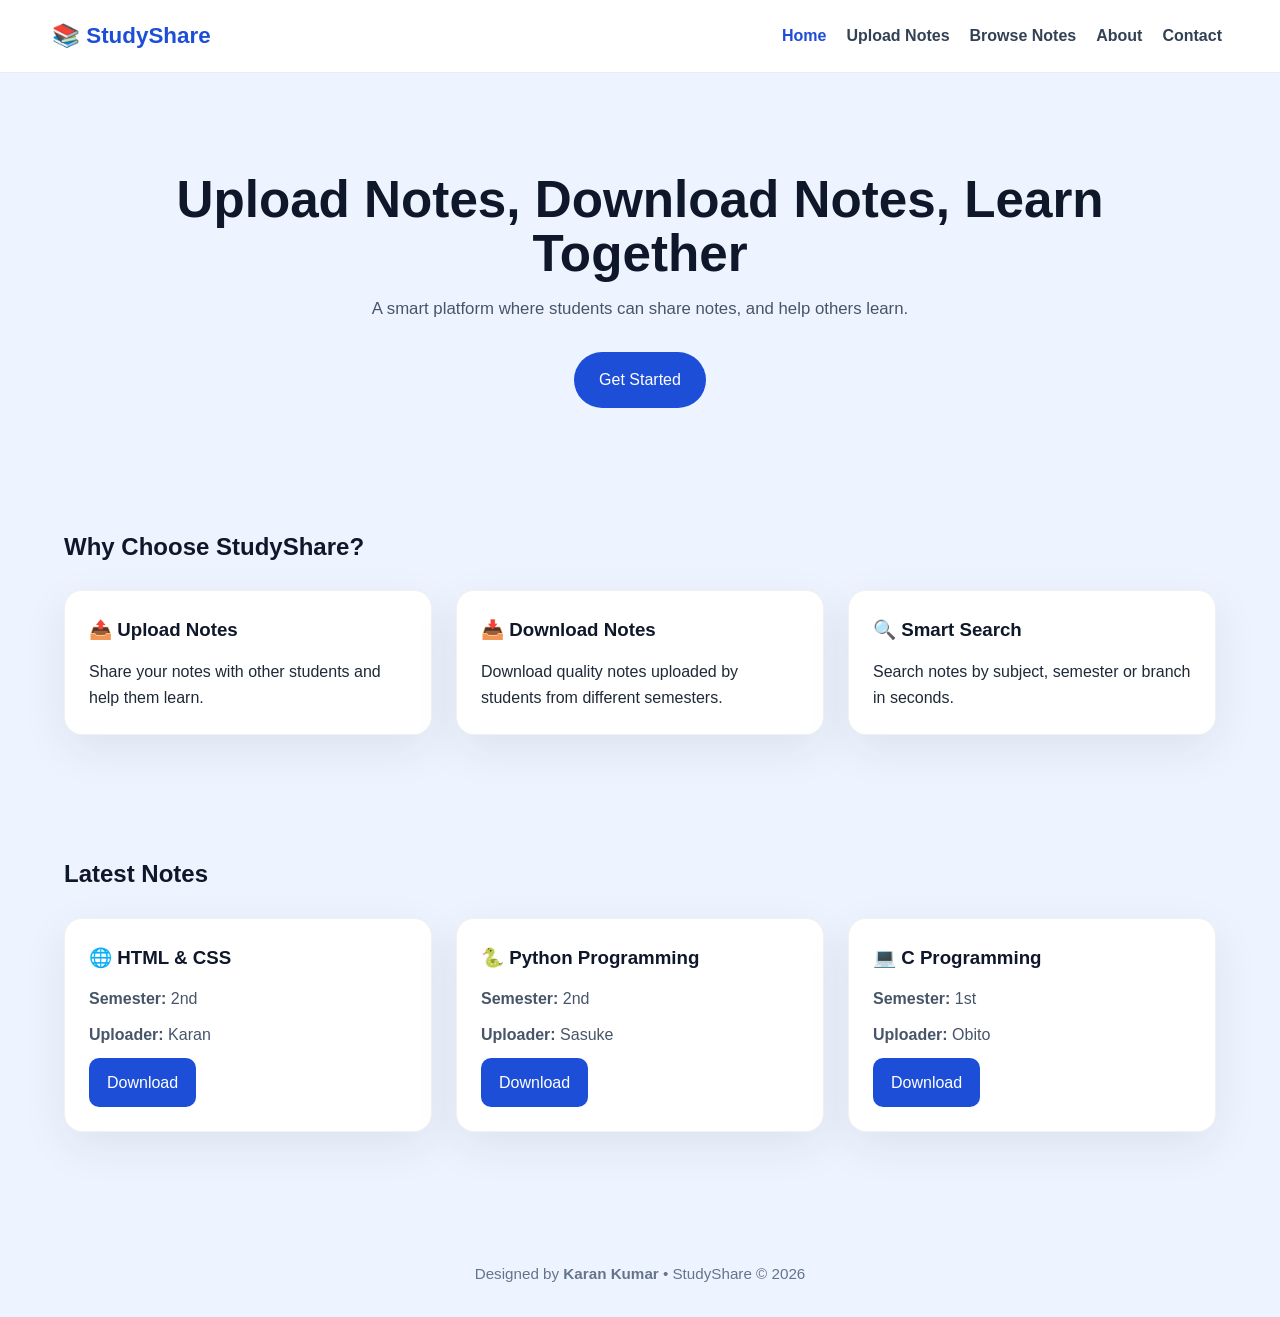
<file: index.html>
<!DOCTYPE html>
<html lang="en">
<head>
    <meta charset="UTF-8">
    <meta name="viewport" content="width=device-width, initial-scale=1.0">
    <title>StudyShare - Smart Notes Exchange</title>
    <meta name="description" content="Share and download student notes across semesters with StudyShare.">
    <link rel="stylesheet" href="style.css">
</head>
<body>
    <header>
        <nav class="navbar">
            <div class="logo">📚 StudyShare</div>
            <ul class="nav-links">
                <li><a href="index.html" class="active">Home</a></li>
                <li><a href="upload.html">Upload Notes</a></li>
                <li><a href="browse.html">Browse Notes</a></li>
                <li><a href="about.html">About</a></li>
                <li><a href="contact.html">Contact</a></li>
            </ul>
        </nav>
    </header>
    <main>
        <section class="hero">
            <h1>Upload Notes, Download Notes, Learn Together</h1>
            <p>A smart platform where students can share notes, and help others learn.</p>
            <a href="upload.html" class="btn">Get Started</a>
        </section>
        <section class="features">
            <h2>Why Choose StudyShare?</h2>
            <div class="feature-container">
                <div class="card">
                    <h3>📤 Upload Notes</h3>
                    <p>Share your notes with other students and help them learn.</p>
                </div>
                <div class="card">
                    <h3>📥 Download Notes</h3>
                    <p>Download quality notes uploaded by students from different semesters.</p>
                </div>
                <div class="card">
                    <h3>🔍 Smart Search</h3>
                    <p>Search notes by subject, semester or branch in seconds.</p>
                </div>
            </div>
        </section>
        <section class="latest-notes">
            <h2>Latest Notes</h2>
            <div class="notes-container">
                <div class="note-card">
                    <h3>🌐 HTML & CSS</h3>
                    <p><strong>Semester:</strong> 2nd</p>
                    <p><strong>Uploader:</strong> Karan</p>
                    <button type="button" onclick="downloadDone('HTML & CSS')">Download</button>
                </div>
                <div class="note-card">
                    <h3>🐍 Python Programming</h3>
                    <p><strong>Semester:</strong> 2nd</p>
                    <p><strong>Uploader:</strong> Sasuke</p>
                    <button type="button" onclick="downloadDone('Python Programming')">Download</button>
                </div>
                <div class="note-card">
                    <h3>💻 C Programming</h3>
                    <p><strong>Semester:</strong> 1st</p>
                    <p><strong>Uploader:</strong> Obito</p>
                    <button type="button" onclick="downloadDone('C Programming')">Download</button>
                </div>
            </div>
        </section>
    </main>
    <footer>Designed by <strong>Karan Kumar</strong> • StudyShare © 2026</footer>
    <script src="script.js"></script>
</body>
</html>
</file>
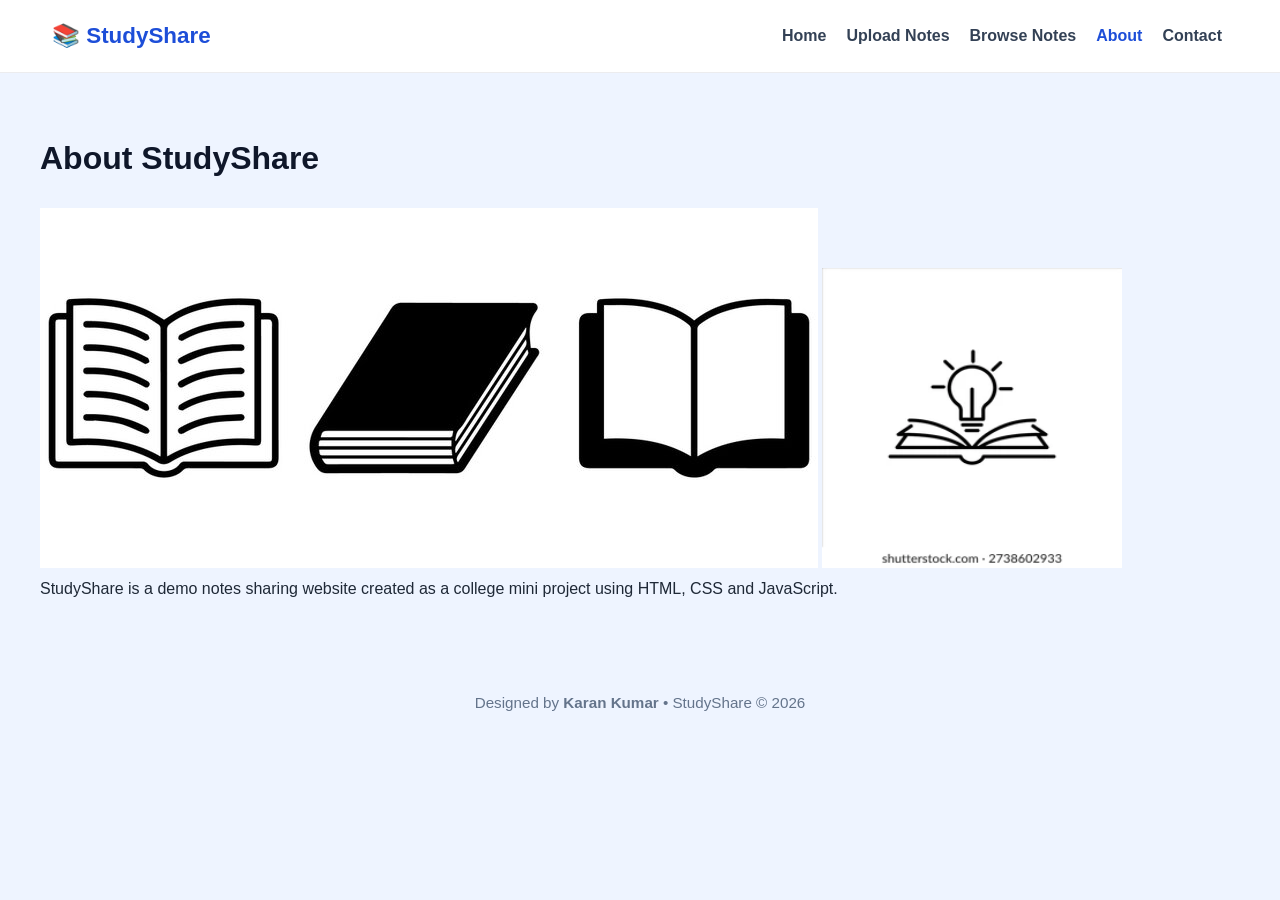
<file: about.html>
<!DOCTYPE html>
<html lang="en">
<head>
    <meta charset="UTF-8">
    <meta name="viewport" content="width=device-width, initial-scale=1.0">
    <title>About | StudyShare</title>
    <meta name="description" content="About StudyShare - a student note sharing platform.">
    <link rel="stylesheet" href="style.css">
</head>
<body>
    <header>
        <nav class="navbar">
            <div class="logo">📚 StudyShare</div>
            <ul class="nav-links">
                <li><a href="index.html">Home</a></li>
                <li><a href="upload.html">Upload Notes</a></li>
                <li><a href="browse.html">Browse Notes</a></li>
                <li><a href="about.html" class="active">About</a></li>
                <li><a href="contact.html">Contact</a></li>
            </ul>
        </nav>
    </header>
    <main class="section">
        <h1>About StudyShare</h1>
        <img src="images/ProjectImage1.jpg" >
        <img src="images/ProjectImage2.webp" height="300px" width="300px">
        <p>StudyShare is a demo notes sharing website created as a college mini project using HTML, CSS and JavaScript.</p>
    </main>
    <footer>Designed by <strong>Karan Kumar</strong> • StudyShare © 2026</footer>
    <script src="script.js"></script>
</body>
</html>
</file>
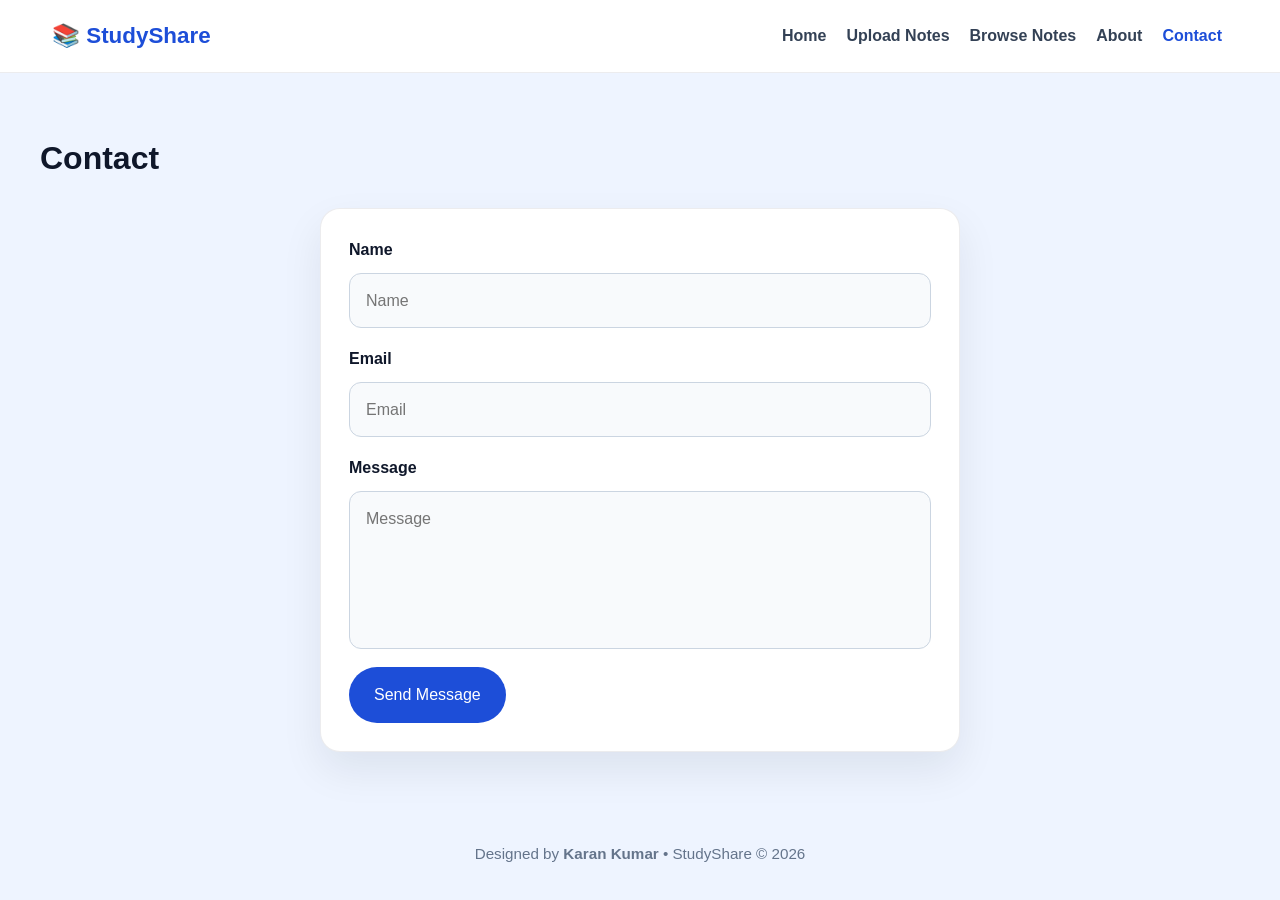
<file: contact.html>
<!DOCTYPE html>
<html lang="en">
<head>
    <meta charset="UTF-8">
    <meta name="viewport" content="width=device-width, initial-scale=1.0">
    <title>Contact | StudyShare</title>
    <meta name="description" content="Contact StudyShare for support and feedback.">
    <link rel="stylesheet" href="style.css">
</head>
<body>
    <header>
        <nav class="navbar">
            <div class="logo">📚 StudyShare</div>
            <ul class="nav-links">
                <li><a href="index.html">Home</a></li>
                <li><a href="upload.html">Upload Notes</a></li>
                <li><a href="browse.html">Browse Notes</a></li>
                <li><a href="about.html">About</a></li>
                <li><a href="contact.html" class="active">Contact</a></li>
            </ul>
        </nav>
    </header>
    <main class="section">
        <h1>Contact</h1>
        <form class="contact-form" onsubmit="msgDone(); return false;">
            <div class="form-group">
                <label for="contact-name">Name</label>
                <input id="contact-name" name="name" type="text" placeholder="Name" required>
            </div>
            <div class="form-group">
                <label for="contact-email">Email</label>
                <input id="contact-email" name="email" type="email" placeholder="Email" required>
            </div>
            <div class="form-group">
                <label for="contact-message">Message</label>
                <textarea id="contact-message" name="message" rows="5" placeholder="Message" required></textarea>
            </div>
            <button class="btn" type="submit">Send Message</button>
        </form>
    </main>
    <footer>Designed by <strong>Karan Kumar</strong> • StudyShare © 2026</footer>
    <script src="script.js"></script>
</body>
</html>
</file>
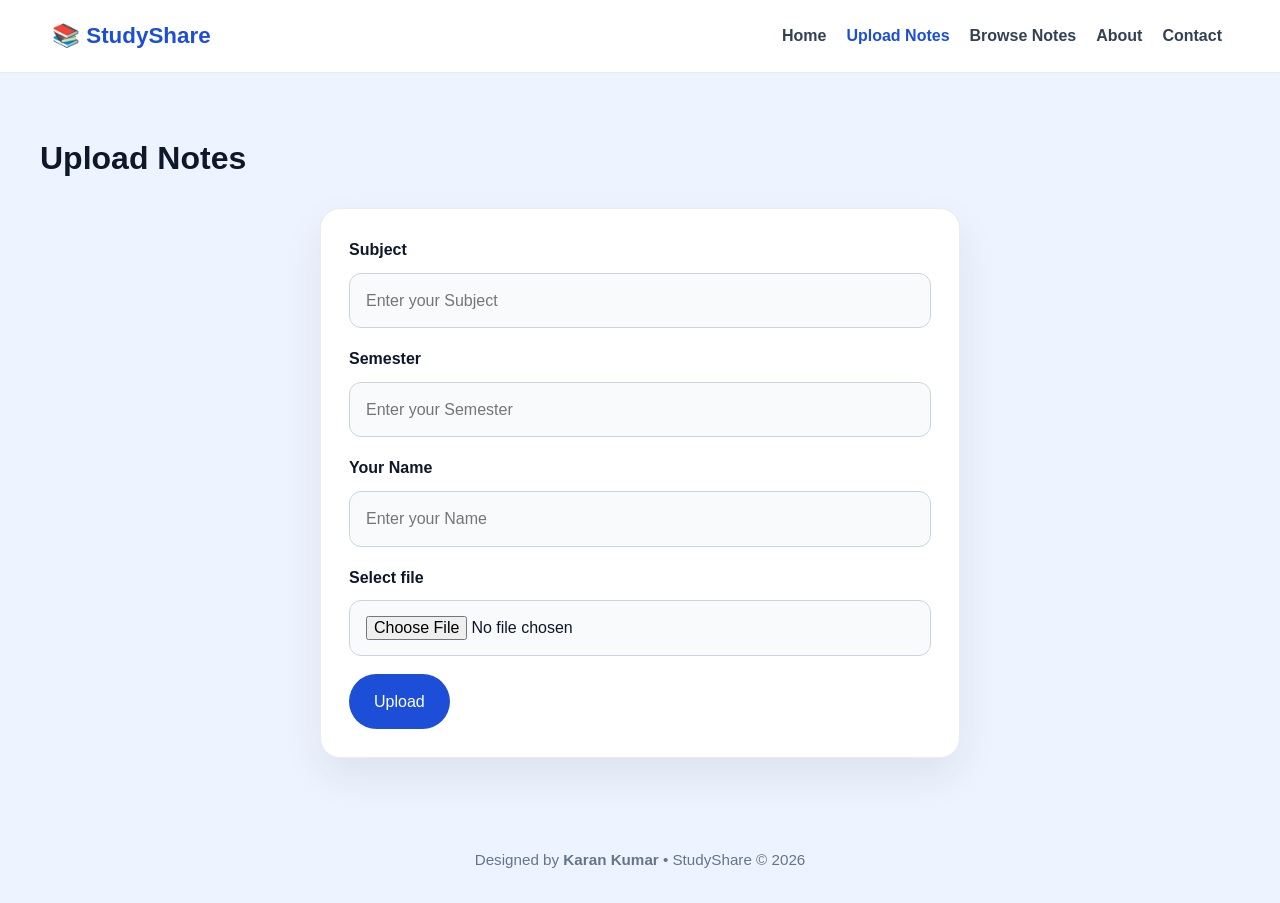
<file: upload.html>
<!DOCTYPE html>
<html lang="en">
<head>
    <meta charset="UTF-8">
    <meta name="viewport" content="width=device-width, initial-scale=1.0">
    <title>Upload Notes | StudyShare</title>
    <meta name="description" content="Upload your notes and share them with other students on StudyShare.">
    <link rel="stylesheet" href="style.css">
</head>
<body>
    <header>
        <nav class="navbar">
            <div class="logo">📚 StudyShare</div>
            <ul class="nav-links">
                <li><a href="index.html">Home</a></li>
                <li><a href="upload.html" class="active">Upload Notes</a></li>
                <li><a href="browse.html">Browse Notes</a></li>
                <li><a href="about.html">About</a></li>
                <li><a href="contact.html">Contact</a></li>
            </ul>
        </nav>
    </header>
    <main class="section">
        <h1>Upload Notes</h1>
        <form class="upload-form" onsubmit="uploadDone(); return false;">
            <div class="form-group">
                <label for="subject">Subject</label>
                <input id="subject" name="subject" type="text" placeholder="Enter your Subject" required>
            </div>
            <div class="form-group">
                <label for="semester">Semester</label>
                <input id="semester" name="semester" type="text" placeholder="Enter your Semester" required>
            </div>
            <div class="form-group">
                <label for="uploader">Your Name</label>
                <input id="uploader" name="uploader" type="text" placeholder="Enter your Name" required>
            </div>
            <div class="form-group">
                <label for="notes-file">Select file</label>
                <input id="notes-file" name="notes-file" type="file" required>
            </div>
            <button class="btn" type="submit">Upload</button>
        </form>
    </main>
    <footer>Designed by <strong>Karan Kumar</strong> • StudyShare © 2026</footer>
    <script src="script.js"></script>
</body>
</html>
</file>
<file: style.css>
* {
    margin: 0;
    padding: 0;
    box-sizing: border-box;
    font-family: Arial, sans-serif;
}
html {
    scroll-behavior: smooth;
}
body {
    background: #eef4ff;
    color: #1f2937;
    min-height: 100vh;
    line-height: 1.6;
}
header {
    background: #fff;
    border-bottom: 1px solid rgba(15, 23, 42, 0.08);
    position: sticky;
    top: 0;
    z-index: 10;
}
.navbar {
    max-width: 1200px;
    margin: 0 auto;
    display: flex;
    justify-content: space-between;
    align-items: center;
    padding: 18px 18px;
}
.logo {
    font-size: 1.4rem;
    font-weight: 700;
    color: #1d4ed8;
    margin-left: -6px;
}
.nav-links {
    display: flex;
    gap: 20px;
    list-style: none;
    flex-wrap: wrap;
}
.nav-links a {
    text-decoration: none;
    color: #334155;
    font-weight: 600;
    transition: color 0.2s ease;
}
.nav-links a:hover,
.nav-links a.active {
    color: #1d4ed8;
}
main {
    max-width: 1200px;
    margin: 0 auto;
    padding: 40px 24px;
}
.hero,
.section,
.features,
.latest-notes {
    padding: 60px 0;
}
.hero {
    text-align: center;
}
.hero h1 {
    font-size: clamp(2rem, 4vw, 3.4rem);
    color: #0f172a;
    margin-bottom: 1rem;
    line-height: 1.05;
}
.hero p {
    max-width: 700px;
    margin: 0 auto 1.8rem;
    font-size: 1.05rem;
    color: #475569;
}
.btn {
    display: inline-flex;
    align-items: center;
    justify-content: center;
    gap: 0.5rem;
    background: #1d4ed8;
    color: #fff;
    padding: 14px 24px;
    border-radius: 999px;
    border: 1px solid transparent;
    cursor: pointer;
    text-decoration: none;
    transition: transform 0.2s ease, background 0.2s ease;
}
.btn:hover {
    background: #2563eb;
    transform: translateY(-1px);
}
.features h2,
.latest-notes h2,
.section h1 {
    color: #0f172a;
    margin-bottom: 24px;
}
.feature-container,
.notes-container {
    display: grid;
    gap: 24px;
    grid-template-columns: repeat(auto-fit, minmax(240px, 1fr));
}
.card,
.note-card,
.note {
    background: #fff;
    padding: 24px;
    border-radius: 18px;
    border: 1px solid rgba(15, 23, 42, 0.06);
    box-shadow: 0 14px 45px rgba(15, 23, 42, 0.08);
}
.card h3,
.note-card h3 {
    margin-bottom: 14px;
    color: #0f172a;
}
.note-card p {
    margin: 10px 0;
    color: #475569;
}
.note {
    display: flex;
    flex-direction: column;
    gap: 16px;
    margin-bottom: 20px;
}
.note span {
    font-size: 1.05rem;
    font-weight: 700;
    color: #102a43;
}
button,
input,
textarea,
select {
    font: inherit;
}
button {
    background: #1d4ed8;
    color: #fff;
    border: none;
    padding: 12px 18px;
    border-radius: 10px;
    cursor: pointer;
    transition: background 0.2s ease, transform 0.2s ease;
}
button:hover {
    background: #2563eb;
}
form {
    max-width: 640px;
    margin: 0 auto;
    background: #fff;
    padding: 28px;
    border-radius: 20px;
    border: 1px solid rgba(15, 23, 42, 0.08);
    box-shadow: 0 18px 42px rgba(15, 23, 42, 0.08);
}
.form-group {
    display: grid;
    gap: 10px;
    margin-bottom: 18px;
    text-align: left;
}
.form-group label {
    font-weight: 600;
    color: #0f172a;
}
input,
textarea,
select {
    width: 100%;
    border: 1px solid #cbd5e1;
    border-radius: 12px;
    padding: 14px 16px;
    background: #f8fafc;
    color: #0f172a;
    transition: border-color 0.2s ease, box-shadow 0.2s ease;
}
textarea {
    resize: none;
}
input:focus,
textarea:focus,
select:focus {
    outline: none;
    border-color: #1d4ed8;
    box-shadow: 0 0 0 4px rgba(59, 130, 246, 0.12);
    background: #fff;
}
footer {
    text-align: center;
    padding: 30px 24px;
    color: #64748b;
    font-size: 0.95rem;
}
@media (max-width: 760px) {
    .navbar {
        flex-direction: column;
        gap: 16px;
    }
    .nav-links {
        justify-content: center;
    }
    .hero,
    .section,
    .features,
    .latest-notes {
        padding: 50px 16px;
    }
}
</file>
